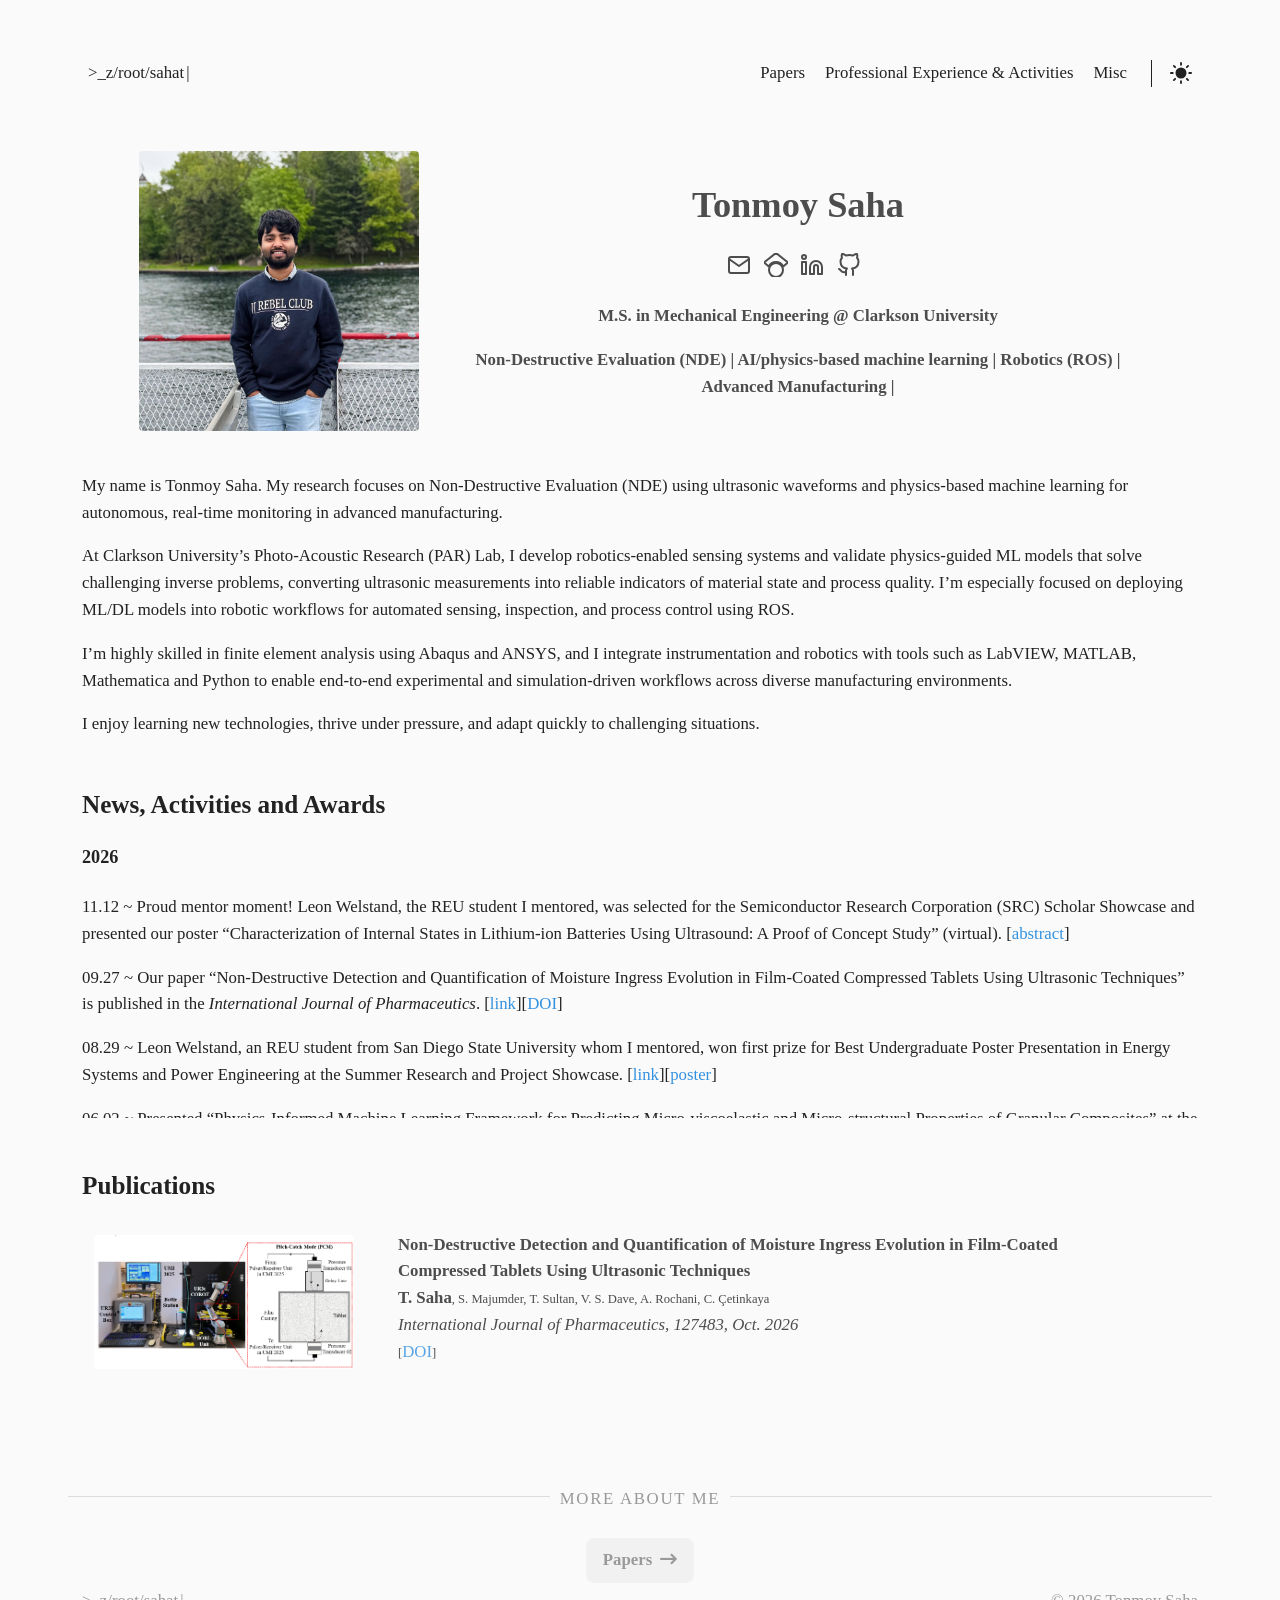
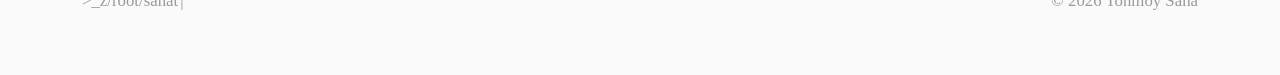
<file: index.html>
<!DOCTYPE html>
<html lang="en">
  <head>
	<meta name="generator" content="Hugo 0.85.0" />
     
      <title>
        Home ::
        Tonmoy Saha
      </title>

<script async src="https://www.googletagmanager.com/gtag/js?id=G-DVSSSF5QW4"></script>
<script>
  window.dataLayer = window.dataLayer || [];
  function gtag(){dataLayer.push(arguments);}
  gtag('js', new Date());
  gtag('config', 'G-DVSSSF5QW4');
  gtag('config', 'G-LH7VK52GWK');
</script>
    
    <meta http-equiv="content-type" content="text/html; charset=utf-8" />
<meta name="viewport" content="width=device-width, initial-scale=1.0" />
<meta
  name="description"
  content=""
/>
<meta
  name="keywords"
  content=""
/>
<meta name="robots" content="noodp" />
<link rel="canonical" href="/" />





<link rel="stylesheet" href="/assets/style.css" />
<link rel="stylesheet" href="https://cdnjs.cloudflare.com/ajax/libs/font-awesome/6.5.0/css/all.min.css" />



<meta name="twitter:card" content="summary"/>
<meta name="twitter:title" content="Tonmoy Saha"/>
<meta name="twitter:description" content=""/>



<meta property="og:title" content="Tonmoy Saha" />
<meta property="og:description" content="" />
<meta property="og:type" content="website" />
<meta property="og:url" content="/" /><meta property="og:site_name" content="Tonmoy Saha" />







  </head>
  <body>

    <div class="container">
      <header class="header"> 
  <span class="header__inner">
    <a
  href="/"
  class="logo"
  style="text-decoration: none;"
>
  
    <span class="logo__text"
      >>_z/root/sahat</span
    >
    <span class="logo__cursor"></span>
  
</a>

    <span class="header__right">
      
        <nav class="menu"> 

  <ul class="menu__inner menu__inner--desktop">
          <li><a href="/papers">Papers</a></li>
          <li><a href="/projects">Professional Experience &amp; Activities</a></li>
          <li><a href="/misc">Misc</a></li>
  </ul>

  <ul class="menu__inner menu__inner--mobile">
          <li><a href="/papers">Papers</a></li>
          <li><a href="/projects">Professional Experience &amp; Activities</a></li>
          <li><a href="/misc">Misc</a></li>
  </ul>
   
</nav>

        <span class="menu-trigger">
          <svg xmlns="http://www.w3.org/2000/svg" viewBox="0 0 24 24">
            <path d="M0 0h24v24H0z" fill="none" />
            <path d="M3 18h18v-2H3v2zm0-5h18v-2H3v2zm0-7v2h18V6H3z" />
          </svg>
        </span>
      
      <span class="theme-toggle">
        <svg class="theme-toggler sun-icon" width="22" height="22" viewBox="0 0 24 24" fill="none" stroke="currentColor" stroke-width="2" stroke-linecap="round" stroke-linejoin="round">
  <circle cx="12" cy="12" r="5"/><line x1="12" y1="1" x2="12" y2="3"/><line x1="12" y1="21" x2="12" y2="23"/><line x1="4.22" y1="4.22" x2="5.64" y2="5.64"/><line x1="18.36" y1="18.36" x2="19.78" y2="19.78"/><line x1="1" y1="12" x2="3" y2="12"/><line x1="21" y1="12" x2="23" y2="12"/><line x1="4.22" y1="19.78" x2="5.64" y2="18.36"/><line x1="18.36" y1="5.64" x2="19.78" y2="4.22"/>
</svg>
<svg class="theme-toggler moon-icon" width="22" height="22" viewBox="0 0 24 24" fill="none" stroke="currentColor" stroke-width="2" stroke-linecap="round" stroke-linejoin="round">
  <path d="M21 12.79A9 9 0 1 1 11.21 3 7 7 0 0 0 21 12.79z"/>
</svg>

      </span>
    </span>
  </span>
</header>
 


 
<div class=post ><main aria-role=main>
 
 
  <figure>
    <img src="/img/tonmoy.jpg" width="280">
    <figcaption>
      <h1 style="text-align:center;">Tonmoy Saha</h1>
    <center>
    <p style="text-align:center;">
      <a href=mailto:sahat@clarkson.edu target=_blank rel=noopener title=Email>
        <svg xmlns="http://www.w3.org/2000/svg" width="24" height="24" viewBox="0 0 24 24" fill="none" stroke="currentcolor" stroke-width="2" stroke-linecap="round" stroke-linejoin="round">
          <path d="M4 4h16c1.1.0 2 .9 2 2v12c0 1.1-.9 2-2 2H4c-1.1.0-2-.9-2-2V6c0-1.1.9-2 2-2z"/><polyline points="22,6 12,13 2,6"/></svg></a>&nbsp;&nbsp;
      <a href="https://scholar.google.com/citations?user=9wQz9rMAAAAJ&amp;hl=en" target=_blank rel=noopener title='Google Scholar'>
        <svg xmlns="http://www.w3.org/2000/svg" width="24" height="24" viewBox="0 0 24 24" fill="none" stroke="currentcolor" stroke-width="2" stroke-linecap="round" stroke-linejoin="round">
          <path d="M12 24a7 7 0 1 1 0-14 7 7 0 0 1 0 14zm0-24L0 9.5l4.838 3.94A8 8 0 0 1 12 9a8 8 0 0 1 7.162 4.44L24 9.5z"/></svg></a>&nbsp;&nbsp;
      <a href=https://www.linkedin.com/in/tonmoy112/ target=_blank rel=noopener title=Linkedin>
        <svg xmlns="http://www.w3.org/2000/svg" width="24" height="24" viewBox="0 0 24 24" fill="none" stroke="currentcolor" stroke-width="2" stroke-linecap="round" stroke-linejoin="round">
          <path d="M16 8a6 6 0 016 6v7h-4v-7a2 2 0 00-2-2 2 2 0 00-2 2v7h-4v-7a6 6 0 016-6z"/>
          <rect x="2" y="9" width="4" height="12"/><circle cx="4" cy="4" r="2"/></svg></a>&nbsp;&nbsp;
      <a href="https://github.com/tsaha56" target=_blank rel=noopener title=Github>
        <svg xmlns="http://www.w3.org/2000/svg" width="24" height="24" viewBox="0 0 24 24" fill="none" stroke="currentcolor" stroke-width="2" stroke-linecap="round" stroke-linejoin="round">
          <path d="M9 19c-5 1.5-5-2.5-7-3m14 6v-3.87a3.37 3.37.0 00-.94-2.61c3.14-.35 6.44-1.54 6.44-7A5.44 5.44.0 0020 4.77 5.07 5.07.0 0019.91 1S18.73.65 16 2.48a13.38 13.38.0 00-7 0C6.27.65 5.09 1 5.09 1A5.07 5.07.0 005 4.77 5.44 5.44.0 003.5 8.55c0 5.42 3.3 6.61 6.44 7A3.37 3.37.0 009 18.13V22"/></svg></a>&nbsp;&nbsp;
    </p>
    <p><strong style="text-align:center;line-height:15px;">M.S. in Mechanical Engineering @ Clarkson University</strong></p>
    <p><strong style="text-align:center;line-height:15px;">Non-Destructive Evaluation (NDE) | AI/physics-based machine learning | Robotics (ROS) | Advanced Manufacturing |</strong></p>
    </center>
    </figcaption>
  </figure> 

    
      <div class="post-content">


 
      
  <p>
    My name is Tonmoy Saha. My research focuses on Non-Destructive Evaluation (NDE) using ultrasonic waveforms and physics-based machine learning for autonomous, real-time monitoring in advanced manufacturing.
  </p>
  <p>
    At Clarkson University’s Photo-Acoustic Research (PAR) Lab, I develop robotics-enabled sensing systems and validate physics-guided ML models that solve challenging inverse problems, converting ultrasonic measurements into reliable indicators of material state and process quality. I’m especially focused on deploying ML/DL models into robotic workflows for automated sensing, inspection, and process control using ROS.
  </p>
  <p>
    I’m highly skilled in finite element analysis using Abaqus and ANSYS, and I integrate instrumentation and robotics with tools such as LabVIEW, MATLAB, Mathematica and Python to enable end-to-end experimental and simulation-driven workflows across diverse manufacturing environments.
  </p>
  <p>
    I enjoy learning new technologies, thrive under pressure, and adapt quickly to challenging situations.
  </p>

 
</div>


<div class="post-content">
  <div class="news-awards-scroll">

    <div class="news-awards-col">
      <h2>News, Activities and Awards</h2>
      <h4 id="2026">2026</h4>
      <p>11.12 ~ Proud mentor moment! Leon Welstand, the REU student I mentored, was selected for the Semiconductor Research Corporation (SRC) Scholar Showcase and presented our poster &ldquo;Characterization of Internal States in Lithium-ion Batteries Using Ultrasound: A Proof of Concept Study&rdquo; (virtual). [<a href="/files/poster/src2026_leon_welstand_abstract.pdf" style="text-decoration:none;color:rgba(0, 119, 216, 0.8);" target="_blank" rel="noopener noreferrer">abstract</a>]</p>
      <p>09.27 ~ Our paper &ldquo;Non-Destructive Detection and Quantification of Moisture Ingress Evolution in Film-Coated Compressed Tablets Using Ultrasonic Techniques&rdquo; is published in the <em>International Journal of Pharmaceutics</em>. [<a href="https://lnkd.in/p/eDt7A5MM" style="text-decoration:none;color:rgba(0, 119, 216, 0.8);" target="_blank" rel="noopener noreferrer">link</a>][<a href="https://doi.org/10.1016/j.ijpharm.2026.127483" style="text-decoration:none;color:rgba(0, 119, 216, 0.8);" target="_blank" rel="noopener noreferrer">DOI</a>]</p>
      <p>08.29 ~ Leon Welstand, an REU student from San Diego State University whom I mentored, won first prize for Best Undergraduate Poster Presentation in Energy Systems and Power Engineering at the Summer Research and Project Showcase. [<a href="https://lnkd.in/p/emD-gEgY" style="text-decoration:none;color:rgba(0, 119, 216, 0.8);" target="_blank" rel="noopener noreferrer">link</a>][<a href="/files/poster/raps2026_leon_welstand_poster.pdf" style="text-decoration:none;color:rgba(0, 119, 216, 0.8);" target="_blank" rel="noopener noreferrer">poster</a>]</p>
      <p>06.02 ~ Presented &ldquo;Physics-Informed Machine Learning Framework for Predicting Micro-viscoelastic and Micro-structural Properties of Granular Composites&rdquo; at the 2026 CAMP Annual Technical Meeting, Clayton, NY. [<a href="/files/poster/granular_composite_poster.pdf" style="text-decoration:none;color:rgba(0, 119, 216, 0.8);" target="_blank" rel="noopener noreferrer">poster</a>]</p>
      <p>03.04 ~ My advisor, Dr. Çetin Çetinkaya, gave an invited talk at IFPAC 2026 in Washington, D.C., on our lab&rsquo;s work: &ldquo;Ultrasonic Quality Assessment for Real-Time Release Testing of Solid Dosage Forms in Continuous Manufacturing: A Microstructure-Centric Approach&rdquo; (C. Cetinkaya, T. Sultan, S. H. M. Muntasir Rahi, A. R. Faiyaz, S. Majumder, <strong>T. Saha</strong>, and C. Harrison). I&rsquo;m grateful to have contributed to this work and thankful to Dr. Çetinkaya and my PAR Lab colleagues for the collaboration. [<a href="/files/talks/ifpac2026_invited_talk.pdf" style="text-decoration:none;color:rgba(0, 119, 216, 0.8);" target="_blank" rel="noopener noreferrer">slides</a>]</p>
      <p>01.12 ~ Presented poster at LEAP Summit 2026: Exploring Artificial Intelligence (AI) &amp; Machine Learning (ML) [<a href="/files/poster/leap2026_abstract.pdf" style="text-decoration:none;color:rgba(0, 119, 216, 0.8);" target="_blank" rel="noopener noreferrer">abstract</a>][<a href="/files/poster/granular_composite_poster.pdf" style="text-decoration:none;color:rgba(0, 119, 216, 0.8);" target="_blank" rel="noopener noreferrer">poster</a>]</p>
      <h4 id="2025">2025</h4>
      <p>05.05 ~ Started graduate studies at MAE at Clarkson University, Potsdam, NY. [<a href="https://www.linkedin.com/posts/tonmoy112_clarksonuniversity-mechanicalengineering-activity-7333301925267836929-kOUp?utm_source=share&utm_medium=member_desktop&rcm=ACoAACgzq5cBugkody3D1LAGmWszauNqLHVSkD8" style="text-decoration:none;color:rgba(0, 119, 216, 0.8);" target="_blank" rel="noopener noreferrer">link</a>]</p>
    
    </div>

  </div>
</div>


<br>

<div class="post-content">
  <h2 href="/papers/">Publications</h2>  
  

  <figure style="display: flex; justify-content: flex-start; align-items: flex-start; text-align: left; width: 100%;">
    <img src="/img/papers/moisture_ingress.png" width="260" alt="Paper thumbnail" style="margin-right: 20px; flex-shrink: 0;">
    <figcaption>
      <a href="/papers/" style="text-decoration:none;"><strong>Non-Destructive Detection and Quantification of Moisture Ingress Evolution in Film-Coated Compressed Tablets Using Ultrasonic Techniques</strong></a>
      <br>
      <strong>T. Saha</strong>, S. Majumder, T. Sultan, V. S. Dave, A. Rochani, C. Çetinkaya
      <br>
      <em>International Journal of Pharmaceutics, 127483, Oct. 2026</em>
      <br>
      [<a href="https://doi.org/10.1016/j.ijpharm.2026.127483" style="text-decoration:none;color:rgba(0, 119, 216, 0.8);" target="_blank" rel="noopener noreferrer">DOI</a>]
    </figcaption>
  </figure>
  

</div>
 





    <div class="pagination">
      <div class="pagination__title">
        <span class="pagination__title-h">More About Me</span>
        <hr />
      </div>
      <div class="pagination__buttons">
          <span class="button next">
            <a href="/papers/">
              <span class="button__text">Papers</span>
              <span class="button__icon"><i class="fa-solid fa-arrow-right-long"></i></span>
            </a>
          </span>
      </div>
    </div>



  <footer class="footer">
  <div class="footer__inner">
    
      <a
  href="/"
  class="logo"
  style="text-decoration: none;"
>
  

    <span class="logo__text"
      >>_z/root/sahat</span
    >
    <span class="logo__cursor"></span>
  
</a>

      <div class="copyright">
        <span
          >© 2026 Tonmoy Saha</span>
      </div>
    
  </div>
</footer>
 
 

<script src="/assets/main.js"></script>
<script src="/assets/lightbox.js"></script>



</div> 




    
  </body>
</html>
</file>
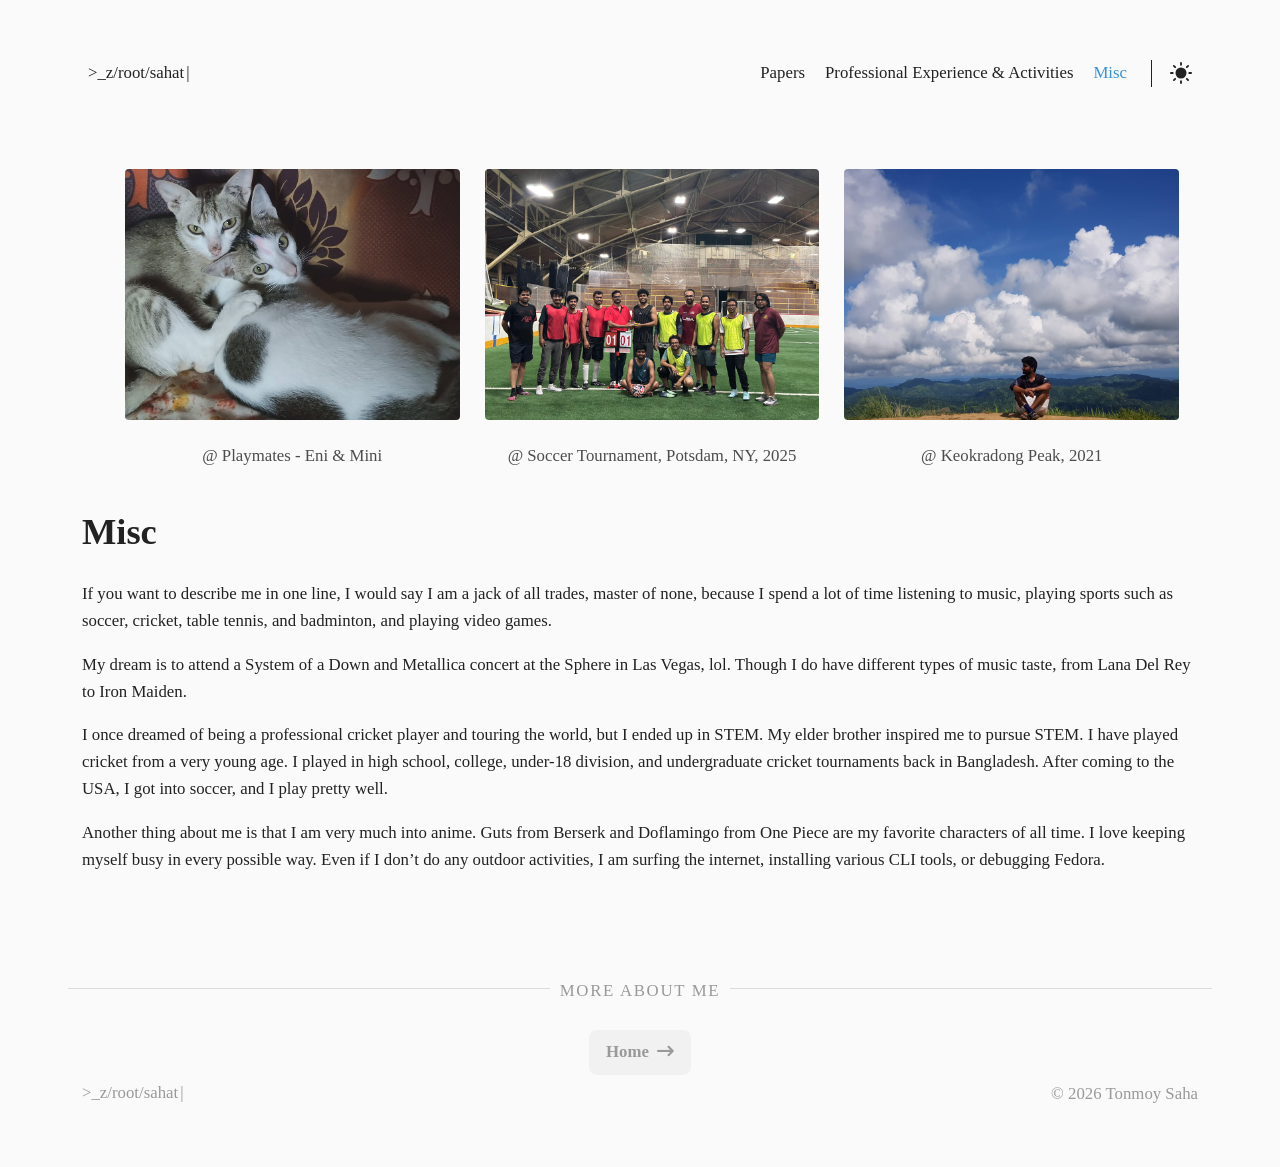
<file: misc/index.html>
<!DOCTYPE html>
<html lang="en">
  <head>
     
      <title>
        Misc ::
        Tonmoy Saha
      </title>

<script async src="https://www.googletagmanager.com/gtag/js?id=G-DVSSSF5QW4"></script>
<script>
  window.dataLayer = window.dataLayer || [];
  function gtag(){dataLayer.push(arguments);}
  gtag('js', new Date());
  gtag('config', 'G-DVSSSF5QW4');
  gtag('config', 'G-LH7VK52GWK');
</script>

    <meta http-equiv="content-type" content="text/html; charset=utf-8" />
<meta name="viewport" content="width=device-width, initial-scale=1.0" />

<meta
  name="keywords"
  content=""
/>
<meta name="robots" content="noodp" />
<link rel="canonical" href="/misc/" />





<link rel="stylesheet" href="/assets/style.css" />
<link rel="stylesheet" href="https://cdnjs.cloudflare.com/ajax/libs/font-awesome/6.5.0/css/all.min.css" /> 

<meta property="og:site_name" content="Tonmoy Saha" />



<style>
  * {
    box-sizing: border-box;
  }
  
  .column {
    float: left;
    width: 50%;
    padding: 0px;
  }
  
  /* Clearfix (clear floats) */
  .row::after {
    content: "";
    clear: both;
    display: table;
  }
  </style>



  </head>
  <body>

    <div class="container">
      <header class="header"> 
  <span class="header__inner">
    <a
  href="/"
  class="logo"
  style="text-decoration: none;"
>
  
    <span class="logo__text"
      >>_z/root/sahat</span
    >
    <span class="logo__cursor"></span>
  
</a>

    <span class="header__right">
      
        <nav class="menu"> 
  <ul class="menu__inner menu__inner--desktop">
          <li><a href="/papers">Papers</a></li>
          <li><a href="/projects">Professional Experience &amp; Activities</a></li>
          <li><a href="/misc" style="text-decoration:none;color:rgba(0, 119, 216, 0.8);">Misc</a></li>
  </ul>

  <ul class="menu__inner menu__inner--mobile">
          <li><a href="/papers">Papers</a></li>
          <li><a href="/projects">Professional Experience &amp; Activities</a></li>
          <li><a href="/misc" style="text-decoration:none;color:rgba(0, 119, 216, 0.8);">Misc</a></li>
  </ul>

</nav>

        <span class="menu-trigger">
          <svg xmlns="http://www.w3.org/2000/svg" viewBox="0 0 24 24">
            <path d="M0 0h24v24H0z" fill="none" />
            <path d="M3 18h18v-2H3v2zm0-5h18v-2H3v2zm0-7v2h18V6H3z" />
          </svg>
        </span>
      
      <span class="theme-toggle">
        <svg class="theme-toggler sun-icon" width="22" height="22" viewBox="0 0 24 24" fill="none" stroke="currentColor" stroke-width="2" stroke-linecap="round" stroke-linejoin="round">
  <circle cx="12" cy="12" r="5"/><line x1="12" y1="1" x2="12" y2="3"/><line x1="12" y1="21" x2="12" y2="23"/><line x1="4.22" y1="4.22" x2="5.64" y2="5.64"/><line x1="18.36" y1="18.36" x2="19.78" y2="19.78"/><line x1="1" y1="12" x2="3" y2="12"/><line x1="21" y1="12" x2="23" y2="12"/><line x1="4.22" y1="19.78" x2="5.64" y2="18.36"/><line x1="18.36" y1="5.64" x2="19.78" y2="4.22"/>
</svg>
<svg class="theme-toggler moon-icon" width="22" height="22" viewBox="0 0 24 24" fill="none" stroke="currentColor" stroke-width="2" stroke-linecap="round" stroke-linejoin="round">
  <path d="M21 12.79A9 9 0 1 1 11.21 3 7 7 0 0 0 21 12.79z"/>
</svg>

      </span>
    </span>
  </span>
</header>
 


<div class="post"> 
 
 

  <div class="post-content">

    <div class="figure-row">
    <figure >
      <img src="/img/misc/eni_and_mini.jpeg">
      <figcaption>@ Playmates - Eni & Mini</figcaption>
    </figure>

    <figure> 
      <img src="/img/misc/soccer_2025.jpeg">
      <figcaption>@ Soccer Tournament, Potsdam, NY, 2025</figcaption>
    </figure>

    <figure> 
      <img src="/img/misc/keokradong_2021.jpg">
      <figcaption>@ Keokradong Peak, 2021</figcaption>
    </figure>
  </div>   
  </div>  

  <div class="post-content">

<h1>Misc</h1> 
<p>
If you want to describe me in one line, I would say I am a jack of all trades, master of none, because I spend a lot of time listening to music, playing sports such as soccer, cricket, table tennis, and badminton, and playing video games.</p>
<p>
My dream is to attend a System of a Down and Metallica concert at the Sphere in Las Vegas, lol. Though I do have different types of music taste, from Lana Del Rey to Iron Maiden.</p>
<p>
I once dreamed of being a professional cricket player and touring the world, but I ended up in STEM. My elder brother inspired me to pursue STEM. I have played cricket from a very young age. I played in high school, college, under-18 division, and undergraduate cricket tournaments back in Bangladesh. After coming to the USA, I got into soccer, and I play pretty well.
</p>
<p>
Another thing about me is that I am very much into anime. Guts from Berserk and Doflamingo from One Piece are my favorite characters of all time.
I love keeping myself busy in every possible way. Even if I don’t do any outdoor activities, I am surfing the internet, installing various CLI tools, or debugging Fedora.
</p>
</div>
       
        <div class="pagination">
          <div class="pagination__title">
            <span class="pagination__title-h"
              >More About Me</span
            >
            <hr />
          </div>

          <div class="pagination__buttons">
              <span class="button next">
                <a href="/">
                  <span class="button__text">Home</span>
                  <span class="button__icon"><i class="fa-solid fa-arrow-right-long"></i></span>
                </a>
              </span>
            

            
          </div>
        </div>
       
    
    <footer class="footer">
  <div class="footer__inner">
    
      <a
  href="/"
  class="logo"
  style="text-decoration: none;"
>
  
    <span class="logo__text"
      >>_z/root/sahat</span
    >
    <span class="logo__cursor"></span>
  
</a>

      <div class="copyright">
        <span
          >© 2026 Tonmoy Saha</span>
      </div>
    
  </div>
</footer>


</div> 


<script src="/assets/main.js"></script>
<script src="/assets/lightbox.js"></script>


  </body>
</html>
</file>
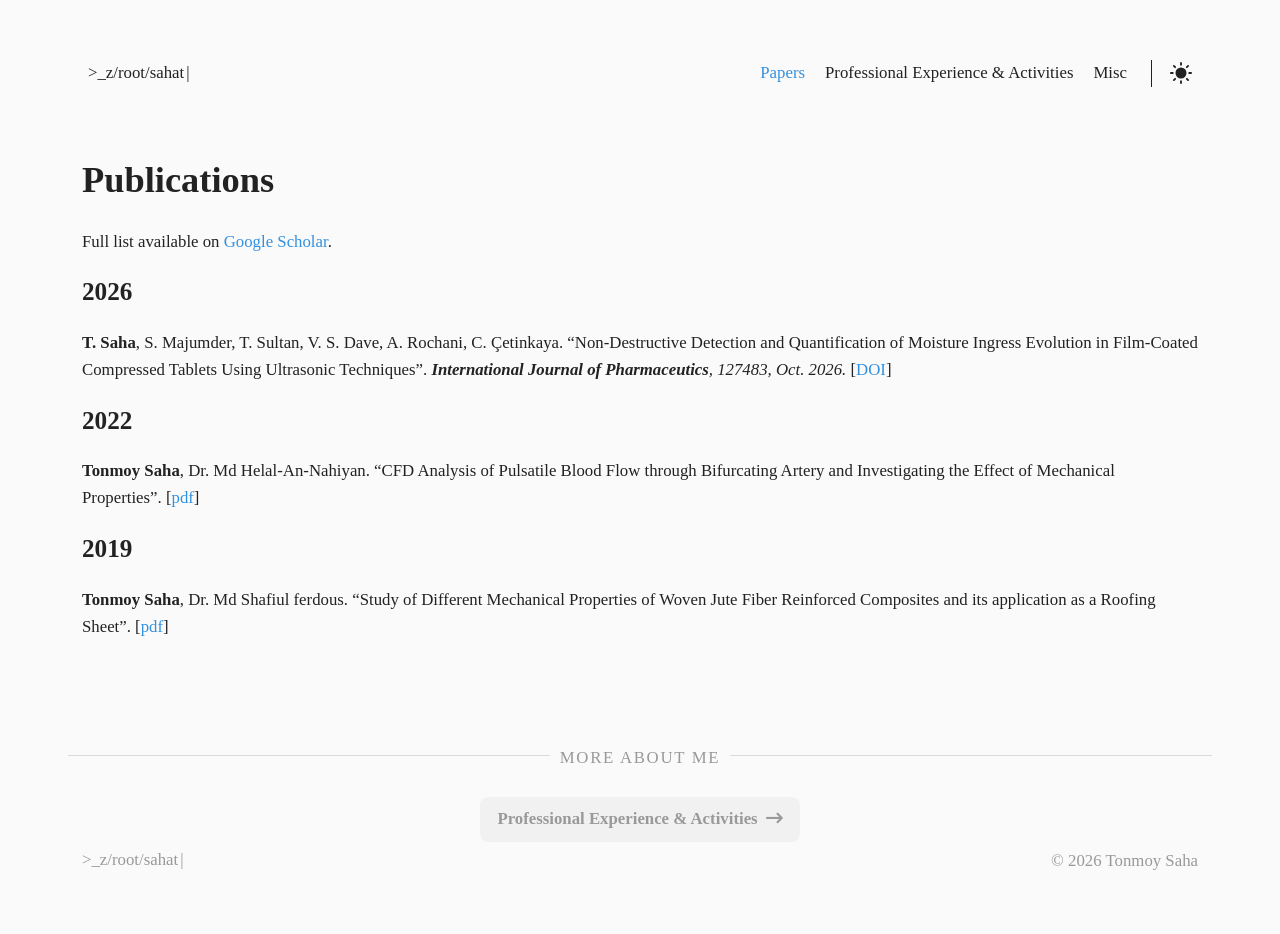
<file: papers/index.html>
<!DOCTYPE html>
<html lang="en">
  <head>
     
      <title>
        Papers ::
        Tonmoy Saha
      </title>

<script async src="https://www.googletagmanager.com/gtag/js?id=G-DVSSSF5QW4"></script>
<script>
  window.dataLayer = window.dataLayer || [];
  function gtag(){dataLayer.push(arguments);}
  gtag('js', new Date());
  gtag('config', 'G-DVSSSF5QW4');
  gtag('config', 'G-LH7VK52GWK');
</script>

    <meta http-equiv="content-type" content="text/html; charset=utf-8" />
<meta name="viewport" content="width=device-width, initial-scale=1.0" /> 
<meta
  name="keywords"
  content=""
/>
<meta name="robots" content="noodp" />
<link rel="canonical" href="/papers/" />





<link rel="stylesheet" href="/assets/style.css" />
<link rel="stylesheet" href="https://cdnjs.cloudflare.com/ajax/libs/font-awesome/6.5.0/css/all.min.css" /> 



<meta property="og:title" content="Papers" />
<meta property="og:description" content="" />
<meta property="og:type" content="article" />
<meta property="og:url" content="/papers/" /><meta property="article:section" content="" />

<meta property="og:site_name" content="Tonmoy Saha" />







  </head>
  <body>

    <div class="container">
      <header class="header"> 
  <span class="header__inner">
    <a
  href="/"
  class="logo"
  style="text-decoration: none;"
>
  
    <span class="logo__text"
      >>_z/root/sahat</span
    >
    <span class="logo__cursor"></span>
  
</a>

    <span class="header__right">
      
        <nav class="menu">
  <ul class="menu__inner menu__inner--desktop">
          <li><a href="/papers" style="text-decoration:none;color:rgba(0, 119, 216, 0.8);">Papers</a></li>
          <li><a href="/projects">Professional Experience &amp; Activities</a></li>
          <li><a href="/misc">Misc</a></li>
  </ul>

  <ul class="menu__inner menu__inner--mobile">
          <li><a href="/papers" style="text-decoration:none;color:rgba(0, 119, 216, 0.8);">Papers</a></li>
          <li><a href="/projects">Professional Experience &amp; Activities</a></li>
          <li><a href="/misc">Misc</a></li>
  </ul>

</nav>

        <span class="menu-trigger">
          <svg xmlns="http://www.w3.org/2000/svg" viewBox="0 0 24 24">
            <path d="M0 0h24v24H0z" fill="none" />
            <path d="M3 18h18v-2H3v2zm0-5h18v-2H3v2zm0-7v2h18V6H3z" />
          </svg>
        </span>
      
      <span class="theme-toggle">
        <svg class="theme-toggler sun-icon" width="22" height="22" viewBox="0 0 24 24" fill="none" stroke="currentColor" stroke-width="2" stroke-linecap="round" stroke-linejoin="round">
  <circle cx="12" cy="12" r="5"/><line x1="12" y1="1" x2="12" y2="3"/><line x1="12" y1="21" x2="12" y2="23"/><line x1="4.22" y1="4.22" x2="5.64" y2="5.64"/><line x1="18.36" y1="18.36" x2="19.78" y2="19.78"/><line x1="1" y1="12" x2="3" y2="12"/><line x1="21" y1="12" x2="23" y2="12"/><line x1="4.22" y1="19.78" x2="5.64" y2="18.36"/><line x1="18.36" y1="5.64" x2="19.78" y2="4.22"/>
</svg>
<svg class="theme-toggler moon-icon" width="22" height="22" viewBox="0 0 24 24" fill="none" stroke="currentColor" stroke-width="2" stroke-linecap="round" stroke-linejoin="round">
  <path d="M21 12.79A9 9 0 1 1 11.21 3 7 7 0 0 0 21 12.79z"/>
</svg>

      </span>
    </span>
  </span>
</header>
 

<div class="post">
      
 
  <div class="post-content">
<h1>Publications</h1>  
  
      <p>Full list available on <a href="https://scholar.google.com/citations?user=9wQz9rMAAAAJ&amp;hl=en" style="text-decoration:none;color:rgba(0, 119, 216, 0.8);" target="_blank" rel="noopener noreferrer">Google Scholar</a>.</p>

<h2 id="2026">2026</h2>
<p><strong>T. Saha</strong>, S. Majumder, T. Sultan, V. S. Dave, A. Rochani, C. Çetinkaya. &ldquo;Non-Destructive Detection and Quantification of Moisture Ingress Evolution in Film-Coated Compressed Tablets Using Ultrasonic Techniques&rdquo;. <em><strong>International Journal of Pharmaceutics</strong>, 127483, Oct. 2026.</em> [<a href="https://doi.org/10.1016/j.ijpharm.2026.127483" style="text-decoration:none;color:rgba(0, 119, 216, 0.8);" target="_blank" rel="noopener noreferrer">DOI</a>]</p>

<h2 id="2022">2022</h2>
<p><strong>Tonmoy Saha</strong>, Dr. Md Helal-An-Nahiyan. &ldquo;CFD Analysis of Pulsatile Blood Flow through Bifurcating Artery and Investigating the Effect of Mechanical Properties&rdquo;. [<a href="/files/papers/cfd_pulsatile_blood_flow_2022.pdf" style="text-decoration:none;color:rgba(0, 119, 216, 0.8);" target="_blank" rel="noopener noreferrer">pdf</a>]</p>

<h2 id="2019">2019</h2>
<p><strong>Tonmoy Saha</strong>, Dr. Md Shafiul ferdous. &ldquo;Study of Different Mechanical Properties of Woven Jute Fiber Reinforced Composites and its application as a Roofing Sheet&rdquo;. [<a href="/files/papers/jute_composite_roofing_sheet_2019.pdf" style="text-decoration:none;color:rgba(0, 119, 216, 0.8);" target="_blank" rel="noopener noreferrer">pdf</a>]</p>

     


</div>


      
        <div class="pagination">
          <div class="pagination__title">
            <span class="pagination__title-h"
              >More About Me</span
            >
            <hr />
          </div>
          <div class="pagination__buttons">
              <span class="button next">
                <a href="/projects/">
                  <span class="button__text">Professional Experience &amp; Activities</span>
                  <span class="button__icon"><i class="fa-solid fa-arrow-right-long"></i></span>
                </a>
              </span>
          </div>
        </div>
      
    

    
    <footer class="footer">
  <div class="footer__inner">
    
      <a
  href="/"
  class="logo"
  style="text-decoration: none;"
>
  
    <span class="logo__text"
      >>_z/root/sahat</span
    >
    <span class="logo__cursor"></span>
  
</a>

      <div class="copyright">
        <span
          >© 2026 Tonmoy Saha</span>
      </div>
    
  </div>
</footer>

</div>


<script src="/assets/main.js"></script>
<script src="/assets/lightbox.js"></script>



    
  </body>
</html>
</file>
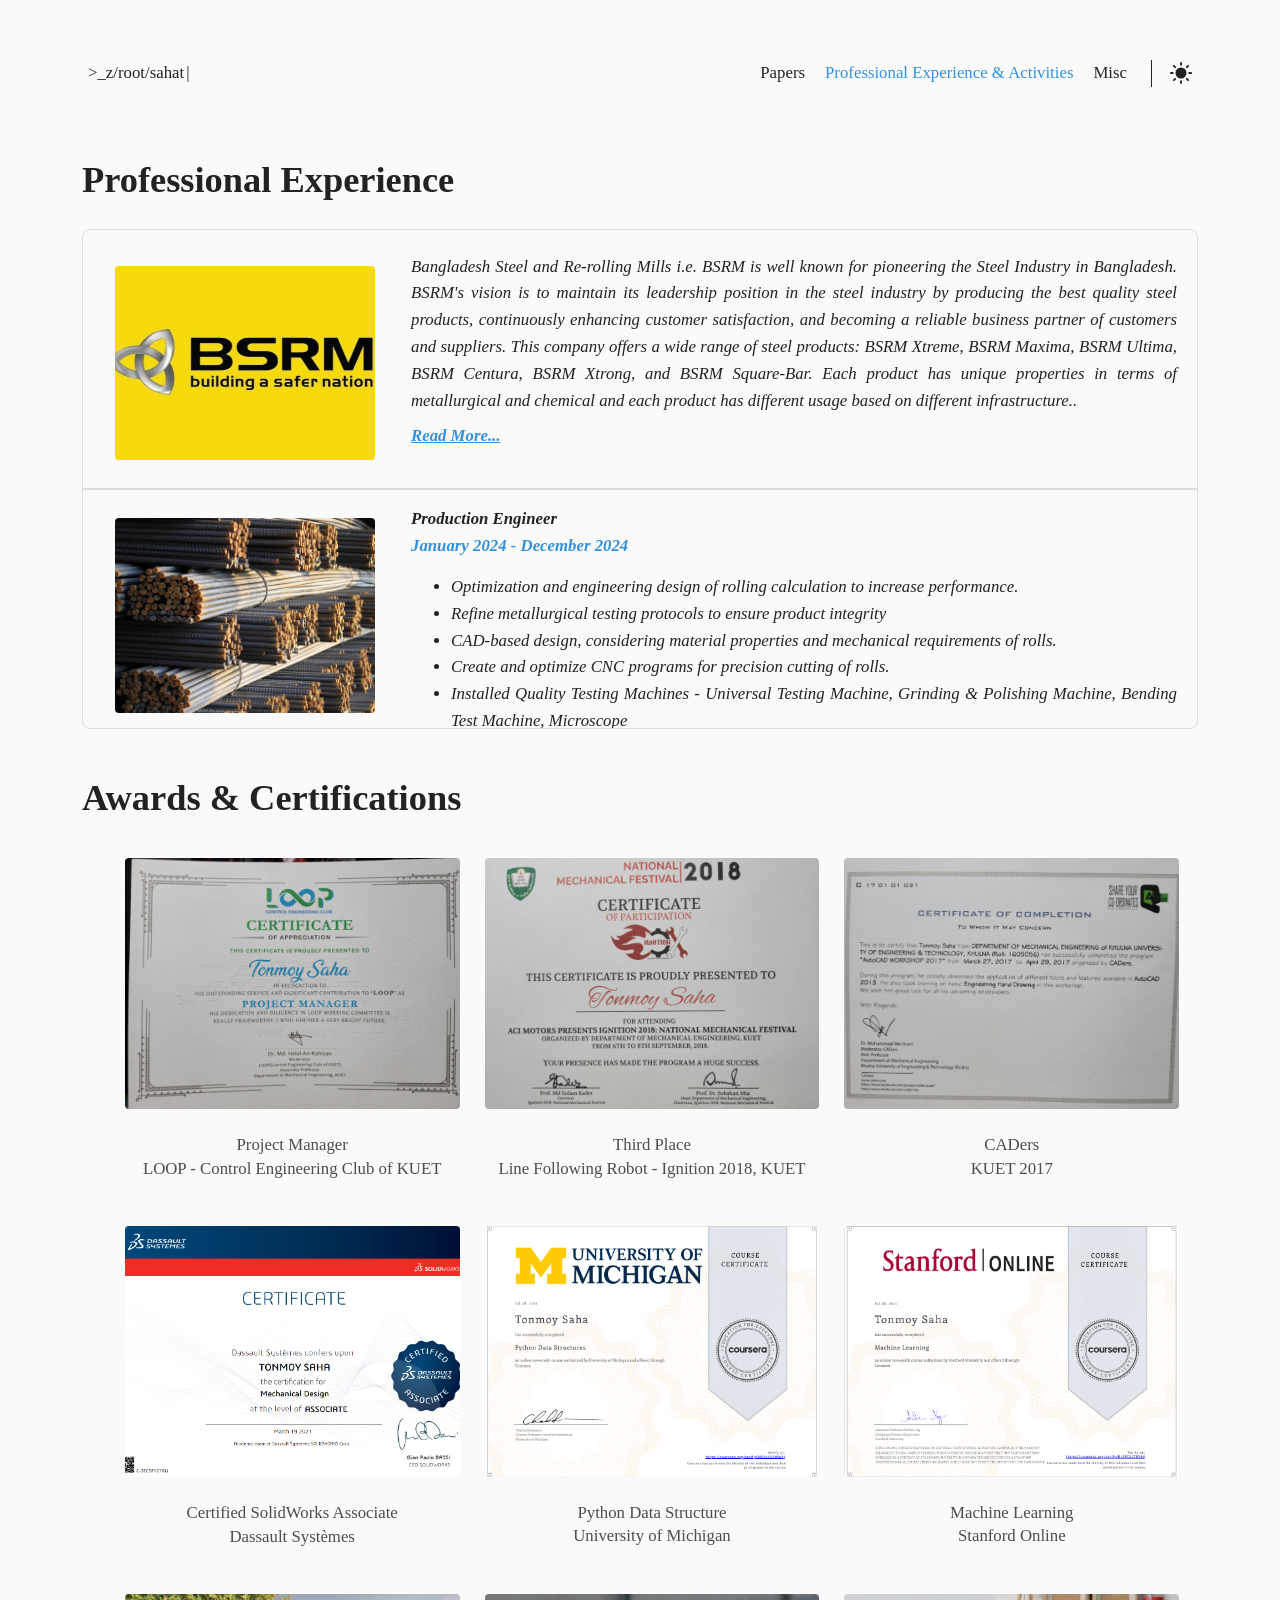
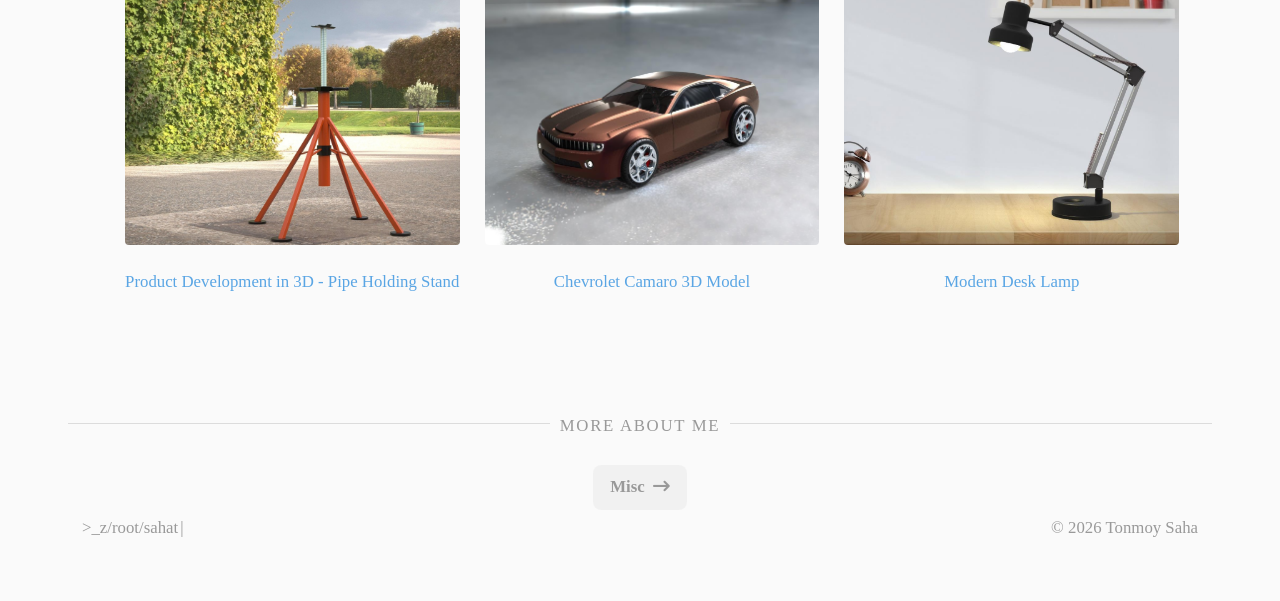
<file: projects/index.html>
<!DOCTYPE html>
<html lang="en">
  <head>
      <title>
        Professional Experience &amp; Activities ::
        Tonmoy Saha
      </title>

<script async src="https://www.googletagmanager.com/gtag/js?id=G-DVSSSF5QW4"></script>
<script>
  window.dataLayer = window.dataLayer || [];
  function gtag(){dataLayer.push(arguments);}
  gtag('js', new Date());
  gtag('config', 'G-DVSSSF5QW4');
</script>

    <meta http-equiv="content-type" content="text/html; charset=utf-8" />
<meta name="viewport" content="width=device-width, initial-scale=1.0" />
<meta name="keywords" content="" />
<meta name="robots" content="noodp" />
<link rel="canonical" href="/projects/" />

<link rel="stylesheet" href="/assets/style.css" />
<link rel="stylesheet" href="https://cdnjs.cloudflare.com/ajax/libs/font-awesome/6.5.0/css/all.min.css" />

<meta property="og:title" content="Professional Experience &amp; Activities" />
<meta property="og:description" content="" />
<meta property="og:type" content="article" />
<meta property="og:url" content="/projects/" />
<meta property="og:site_name" content="Tonmoy Saha" />

  </head>
  <body>

    <div class="container">
      <header class="header">
  <span class="header__inner">
    <a href="/" class="logo" style="text-decoration: none;">
      <span class="logo__text">>_z/root/sahat</span>
      <span class="logo__cursor"></span>
    </a>

    <span class="header__right">
      <nav class="menu">
  <ul class="menu__inner menu__inner--desktop">
          <li><a href="/papers">Papers</a></li>
          <li><a href="/projects" style="text-decoration:none;color:rgba(0, 119, 216, 0.8);">Professional Experience &amp; Activities</a></li>
          <li><a href="/misc">Misc</a></li>
  </ul>

  <ul class="menu__inner menu__inner--mobile">
          <li><a href="/papers">Papers</a></li>
          <li><a href="/projects" style="text-decoration:none;color:rgba(0, 119, 216, 0.8);">Professional Experience &amp; Activities</a></li>
          <li><a href="/misc">Misc</a></li>
  </ul>
</nav>

        <span class="menu-trigger">
          <svg xmlns="http://www.w3.org/2000/svg" viewBox="0 0 24 24">
            <path d="M0 0h24v24H0z" fill="none" />
            <path d="M3 18h18v-2H3v2zm0-5h18v-2H3v2zm0-7v2h18V6H3z" />
          </svg>
        </span>

      <span class="theme-toggle">
        <svg class="theme-toggler sun-icon" width="22" height="22" viewBox="0 0 24 24" fill="none" stroke="currentColor" stroke-width="2" stroke-linecap="round" stroke-linejoin="round">
  <circle cx="12" cy="12" r="5"/><line x1="12" y1="1" x2="12" y2="3"/><line x1="12" y1="21" x2="12" y2="23"/><line x1="4.22" y1="4.22" x2="5.64" y2="5.64"/><line x1="18.36" y1="18.36" x2="19.78" y2="19.78"/><line x1="1" y1="12" x2="3" y2="12"/><line x1="21" y1="12" x2="23" y2="12"/><line x1="4.22" y1="19.78" x2="5.64" y2="18.36"/><line x1="18.36" y1="5.64" x2="19.78" y2="4.22"/>
</svg>
<svg class="theme-toggler moon-icon" width="22" height="22" viewBox="0 0 24 24" fill="none" stroke="currentColor" stroke-width="2" stroke-linecap="round" stroke-linejoin="round">
  <path d="M21 12.79A9 9 0 1 1 11.21 3 7 7 0 0 0 21 12.79z"/>
</svg>
      </span>
    </span>
  </span>
</header>


<div class="post">

  <div class="post-content">
    <h1>Professional Experience</h1>

    <div class="experience-scroll">

      <!-- ===== Experience 1 ===== -->
      <div class="experience-entry">

        <!-- Row 1: Logo + Company description -->
        <div class="experience-row">
          <img src="/img/experience/bsrm_logo.jpg" alt="Company Logo" class="experience-company-img">
          <div class="experience-company-text">
            <p><em>Bangladesh Steel and Re-rolling Mills i.e. BSRM is well known for pioneering the Steel Industry in Bangladesh. BSRM's vision is to maintain its leadership position in the steel industry by producing the best quality steel products, continuously enhancing customer satisfaction, and becoming a reliable business partner of customers and suppliers. This company offers a wide range of steel products: BSRM Xtreme, BSRM Maxima, BSRM Ultima, BSRM Centura, BSRM Xtrong, and BSRM Square-Bar. Each product has unique properties in terms of metallurgical and chemical and each product has different usage based on different infrastructure..</em></p>
            <p><em><a href="https://bsrm.com/" style="text-decoration:none;color:rgba(0,119,216,0.8);" target="_blank" rel="noopener noreferrer"><strong><u>Read More...</u></strong></a></em></p>
          </div>
        </div>

      </div>

      <!-- ===== Experience 2 ===== -->
      <div class="experience-entry">

        <div class="experience-row">
          <img src="/img/experience/rebar_stack.png" alt="Company Logo" class="experience-company-img">
          <div class="experience-company-text">
            <p><strong>Production Engineer</strong></p>
            <p style="color:rgba(0,119,216,0.8);font-weight:600;margin-top:-8px;">January 2024 - December 2024</p>
            <ul>
              <li><em>Optimization and engineering design of rolling calculation to increase performance.</em></li>
              <li><em>Refine metallurgical testing protocols to ensure product integrity</em></li>
              <li><em>CAD-based design, considering material properties and mechanical requirements of rolls.</em></li>
              <li><em>Create and optimize CNC programs for precision cutting of rolls.</em></li>
              <li><em>Installed Quality Testing Machines - Universal Testing Machine, Grinding &amp; Polishing Machine, Bending Test Machine, Microscope</em></li>
              <li><em>Erection and Commission Walking Beam Furnace</em></li>
              <li><em>Installed and Commission Various CNC machine : CNC Lathe, CNC Notching, CNC Grinding Machine, EDM Wire Cut</em></li>
            </ul>
          </div>
        </div>

      </div>

      <!-- ===== Experience 3 ===== -->
      <div class="experience-entry">

        <div class="experience-row">
          <img src="/img/experience/slit_rolling.jpg" alt="Company Logo" class="experience-company-img">
          <div class="experience-company-text">
            <p><strong>Production Engineer</strong></p>
            <p style="color:rgba(0,119,216,0.8);font-weight:600;margin-top:-8px;">November 2023 - March 2025</p>
            <ul>
              <li><em>Plan and coordinate Production and workshop process.</em></li>
              <li><em>Monitored and adjusted machinery and equipment to maintain optimal performance and prevent downtime.</em></li>
              <li><em>Spare-parts readiness Management, Follow up with SCM</em></li>
              <li><em>Develop process improvements &amp; provide engineering support</em></li>
              <li><em>Conducted regular inspections and audits to identify and resolve issues promptly.</em></li>
              <li><em>Ensure quality, investigate problems, and analyze the root cause</em></li>
              <li><em>TPM Implementation, 5S, Planned Maintenance, Autonomous Maintenance, Continuous Improvement, Equipment Reliability</em></li>
            </ul>
          </div>
        </div>

      </div>

      <!-- ===== Work Photos ===== -->
      <div class="experience-entry">
        <div class="figure-row">
          <figure>
            <img src="/img/experience/welcome.jpg" alt="Work photo 1">
            <figcaption>@ Welcome</figcaption>
          </figure>
          <figure>
            <img src="/img/experience/rebar_production.jpg" alt="Work photo 2">
            <figcaption>@ Rebar Production</figcaption>
          </figure>
          <figure>
            <img src="/img/experience/my_work.jpg" alt="Work photo 3">
            <figcaption>@ My Work</figcaption>
          </figure>
        </div>
      </div>

    </div>

    <br>
    <h1>Awards &amp; Certifications</h1>

    <!-- Row 1 -->
    <div class="figure-row">
      <figure>
        <img src="/img/certificates/loop_kuet.jpg" alt="LOOP Certificate">
        <figcaption>Project Manager<br>LOOP - Control Engineering Club of KUET</figcaption>
      </figure>
      <figure>
        <img src="/img/certificates/line_following_robot.jpg" alt="Line Following Robot">
        <figcaption>Third Place<br>Line Following Robot - Ignition 2018, KUET</figcaption>
      </figure>
      <figure>
        <img src="/img/certificates/cad_workshop.jpg" alt="Workshop on CAD">
        <figcaption>CADers <br> KUET 2017</figcaption>
      </figure>
    </div>

    <br>

    <!-- Row 2 -->
    <div class="figure-row">
      <figure>
        <img src="/img/certificates/solidworks_associate.png" alt="Certified SolidWorks Associate">
        <figcaption>Certified SolidWorks Associate <br> Dassault Systèmes</figcaption>
      </figure>
      <figure>
        <img src="/img/certificates/python_data_structures.png" alt="Python Data Structure">
        <figcaption>Python Data Structure <br> University of Michigan</figcaption>
      </figure>
      <figure>
        <img src="/img/certificates/machine_learning_stanford.png" alt="Machine Learning by Andrew NG">
        <figcaption>Machine Learning <br> Stanford Online</figcaption>
      </figure>
    </div>

    <br>

    <!-- Row 3 (placeholder for future certificates) -->
    <div class="figure-row">
      <figure>
        <img src="/img/cad/pipe_stand.png" alt="">
        <figcaption><a href="https://www.upwork.com/freelancers/~013a0698ec84bed62a?p=1810750083991130112" style="text-decoration:none;color:rgba(0,119,216,0.8);" target="_blank" rel="noopener noreferrer">Product Development in 3D - Pipe Holding Stand</a></figcaption>
      </figure>
      <figure>
        <img src="/img/cad/chevrolet_camaro.png" alt="">
        <figcaption><a href="https://grabcad.com/library/chevrolet-camaro-3d-model-precision-meets-power-1" style="text-decoration:none;color:rgba(0,119,216,0.8);" target="_blank" rel="noopener noreferrer">Chevrolet Camaro 3D Model</a></figcaption>
      </figure>
      <figure>
        <img src="/img/cad/desk_lamp.png" alt="">
        <figcaption><a href="https://www.upwork.com/freelancers/~013a0698ec84bed62a?p=1775580407705436160" style="text-decoration:none;color:rgba(0,119,216,0.8);" target="_blank" rel="noopener noreferrer">Modern Desk Lamp</a></figcaption>
      </figure>
    </div>

  </div>


        <div class="pagination">
          <div class="pagination__title">
            <span class="pagination__title-h">More About Me</span>
            <hr />
          </div>
          <div class="pagination__buttons">
              <span class="button next">
                <a href="/misc/">
                  <span class="button__text">Misc</span>
                  <span class="button__icon"><i class="fa-solid fa-arrow-right-long"></i></span>
                </a>
              </span>
          </div>
        </div>


    <footer class="footer">
  <div class="footer__inner">
      <a href="/" class="logo" style="text-decoration: none;">
      <span class="logo__text">>_z/root/sahat</span>
      <span class="logo__cursor"></span>
    </a>

      <div class="copyright">
        <span>© 2026 Tonmoy Saha</span>
      </div>
  </div>
</footer>

</div>


<script src="/assets/main.js"></script>
<script src="/assets/lightbox.js"></script>


  </body>
</html>
</file>
<file: assets/style.css>
:root{--background:#fafafa;--background-secondary:#eaeaea;--header:#fafafa;--color:#222;--color-secondary:#999;--border-color:#dcdcdc;--phoneWidth:(max-width:480px);--tabletWidth:(max-width:900px)}body.dark-theme{--background:#252627;--background-secondary:#3b3d42;--header:#252627;--color:#a9a9b3;--color-secondary:#73747b;--border-color:#4a4b50}.button-container{display:table;margin-left:auto;margin-right:auto}.button,a.button,button{position:relative;display:flex;align-items:center;justify-content:center;padding:8px 18px;margin-bottom:5px;background:#eaeaea;background:var(--background-secondary);text-decoration:none;text-align:center;font-weight:500;border-radius:8px;border:1px solid transparent;-webkit-appearance:none;-moz-appearance:none;appearance:none;cursor:pointer;outline:none}.button.outline,a.button.outline,button.outline{background:transparent;border-color:#eaeaea;border-color:var(--background-secondary);box-shadow:none;padding:8px 18px}.button.outline :hover,a.button.outline :hover,button.outline :hover{transform:none;box-shadow:none}.button.primary,a.button.primary,button.primary{box-shadow:0 4px 6px rgba(50,50,93,.11),0 1px 3px rgba(0,0,0,.08)}.button.primary:hover,a.button.primary:hover,button.primary:hover{box-shadow:0 2px 6px rgba(50,50,93,.21),0 1px 3px rgba(0,0,0,.08)}.button.link,a.button.link,button.link{background:none;font-size:1rem;}.button.small,a.button.small,button.small{font-size:.8rem}.button.wide,a.button.wide,button.wide{min-width:200px;padding:14px 24px}a.read-more,a.read-more:active,a.read-more:hover{display:inline-flex;background:none;box-shadow:none;padding:0;margin:20px 0;font-weight:700}.code-toolbar{margin-bottom:20px}.code-toolbar .toolbar-item a{display:inline-flex;padding:3px 8px;margin-bottom:5px;background:#eaeaea;background:var(--background-secondary);text-decoration:none;text-align:center;font-size:13px;font-weight:500;border-radius:8px;border:1px solid transparent;-webkit-appearance:none;-moz-appearance:none;appearance:none;cursor:pointer;outline:none}.code-toolbar .toolbar-item a,.header{position:relative;align-items:center;justify-content:center}.header{background:#fafafa;background:var(--header);display:flex;padding:20px}.header__right{display:flex;flex-direction:row;align-items:center}
@media (max-width:480px){.header__right{flex-direction:row-reverse}}.header__inner{justify-content:space-between;margin:0 auto;width:1280px;max-width:100%}.header__inner,.theme-toggle{display:flex;align-items:center}.theme-toggle{justify-content:center;line-height:1;cursor:pointer}.theme-toggler{fill:currentColor}.logo{display:flex;align-items:center;flex:0 0 auto;text-decoration:none;font-weight:500}.logo img{height:44px}.logo__mark{display:inline-flex;align-items:center;margin-right:5px}.logo__mark .greater-icon{width:.95rem;height:100%}.logo__mark .greater-icon path{stroke:currentColor;stroke-width:8px}.logo__text { font-size: clamp(1rem, 2vw, 1.4rem); }.logo__cursor{display:inline-block;width:10px;height:1rem;background:#68ACE5;margin-left:5px;border-radius:1px;-webkit-animation:cursor 1s infinite;animation:cursor 1s infinite}
@-webkit-keyframes cursor{0%{opacity:0}50%{opacity:1}to{opacity:0}}
@keyframes cursor{0%{opacity:0}50%{opacity:1}to{opacity:0}}.menu{--color:rgba(0,0,0,0.12);--shadow:0 8px 20px var(--color);border-right:1px solid;margin-right:18px;padding-right:24px;font-weight:500}
@media (max-width:480px){.menu{position:absolute;background:#fafafa;background:var(--header);box-shadow:var(--shadow);margin:0;padding:5px;list-style:none;border-radius:5px;z-index:99;border:none;top:50px;right:10px}}.menu a{text-decoration:none}.menu__inner{display:flex;align-items:center;justify-content:flex-end;flex-wrap:wrap;list-style:none;margin:0;padding:0}
@media (max-width:480px){.menu__inner--desktop{display:none}}.menu__inner--mobile{display:none}
@media (max-width:480px){.menu__inner--mobile{display:block}}.menu__inner li{text-align:left;flex:0 0 auto}.menu__inner li:not(:first-of-type){margin-left:20px}
@media (max-width:480px){.menu__inner{flex-direction:column;align-items:flex-start;padding:0}.menu__inner li{margin-left:0!important;padding:10px}}.menu__sub-inner{position:relative;list-style:none;padding:0;margin:0}.menu__sub-inner:not(:only-child){margin-left:20px}.menu__sub-inner-more{position:absolute;background:#fafafa;background:var(--header);box-shadow:var(--shadow);margin:0;padding:5px;list-style:none;border-radius:5px;z-index:99;top:35px;left:0}.menu__sub-inner-more-trigger{display:inline-flex;align-items:center;-webkit-user-select:none;-moz-user-select:none;-ms-user-select:none;user-select:none;cursor:pointer}.menu__sub-inner-more-trigger-icon{display:inline-flex;align-items:center;margin-left:3px;transform:rotate(90deg);line-height:1}.menu__sub-inner-more-trigger-icon .greater-icon{width:.95rem;height:100%}.menu__sub-inner-more-trigger-icon .greater-icon path{stroke:currentColor;stroke-width:5px}.menu__inner .menu__sub-inner-more li{margin-left:0;white-space:nowrap}.menu__inner .menu__sub-inner-more li:hover{background:rgba(0,0,0,.05);border-radius:3px;cursor:pointer}.menu__sub-inner-more li a{width:100%;display:inline-block;padding:10px}.menu-trigger{width:24px;height:24px;fill:currentColor;margin-left:10px;cursor:pointer}html{box-sizing:border-box}*,:after,:before{box-sizing:inherit}body{margin:0;padding:0;font-family:Georgia,serif;text-align:justify;font-size:1rem;font-weight:500;font-feature-settings:"liga","tnum","case","calt","zero","ss01","locl";line-height:1.54;background-color:#fff;background-color:var(--background);color:#222;color:var(--color);text-rendering:optimizeLegibility;-webkit-font-smoothing:antialiased;-webkit-overflow-scrolling:touch;-webkit-text-size-adjust:100%}
@media (max-width:480px){body{font-size:1rem}}h1,h2,h3,h4,h5,h6{line-height:1.3}h1{font-size:2.625rem}h2{font-size:1.625rem}h3{font-size:1.375rem}h4{font-size:1.125rem}
@media (max-width:480px){h1{font-size:2rem}h2{font-size:1.4rem}h3{font-size:1.15rem}h4{font-size:1.125rem}}a{color:inherit}img{display:block;max-width:100%}img.center,img.left{margin-right:auto}img.center,img.right{margin-left:auto}figure{display:table;max-width:100%;margin:25px 0}figure.center,figure.left{margin-right:auto}figure.center,figure.right{margin-left:auto}figure figcaption{font-size:.9rem;margin-top:5px;opacity:.8}figure figcaption.left{text-align:left}figure figcaption.center{text-align:center}figure figcaption.right{text-align:right}code,kbd{font-family:Consolas,Monaco,Andale Mono,Ubuntu Mono,monospace;background:#eaeaea;background:var(--background-secondary);padding:1px 6px;margin:0 2px;border-radius:5px;font-size:.9rem;font-weight:400}code code,code kbd,kbd code,kbd kbd{background:transparent;padding:0;margin:0}pre{background:#212020;padding:20px;border-radius:8px;font-size:.9rem;overflow:auto}
@media (max-width:480px){pre{white-space:pre-wrap;word-wrap:break-word}}pre code{background:none!important;color:#ccc;margin:0;padding:0;font-size:inherit}blockquote{border-left:2px solid;margin:40px;padding:10px 20px}
@media (max-width:480px){blockquote{margin:10px;padding:10px}}blockquote:before{content:"”";font-family:Georgia,serif;font-size:3.875rem;position:absolute;left:-40px;top:-20px}blockquote p:first-of-type{margin-top:0}blockquote p:last-of-type{margin-bottom:0}table{table-layout:fixed;border-collapse:collapse;width:100%;margin:40px 0;border-radius:5px}table,td,th{border:1px solid;padding:10px}th{background:#eaeaea;background:var(--background-secondary)}ol,ul{margin-left:40px;padding:0}
@media (max-width:480px){ol,ul{margin-left:20px}}ol ol{list-style-type:lower-alpha}.container{flex-direction:column;text-align:center}.container,.content{display:flex;justify-content:center}.content{flex-direction:column;flex:1 auto;align-items:center;margin:50px 0}
@media (max-width:480px){.content{margin-top:0}}hr{width:100%;border:none;background:#dcdcdc;background:var(--border-color);height:1px}.hidden{display:none}.framed{padding:20px;border-radius:10px;border:1px solid #dcdcdc;border:1px solid var(--border-color);max-width:800px}blockquote.twitter-tweet{background:rgba(44,124,186,.1);border:none;padding:30px;color:inherit;font-size:inherit;line-height:inherit;border-radius:8px}.post{width:100%;max-width:1280px;text-align:left;padding:20px;margin:20px auto}
@media (max-width:480px){.post{max-width:660px}}.post:not(:last-of-type){border-bottom:1px solid #dcdcdc;border-bottom:1px solid var(--border-color)}.post-meta{font-size:1rem;margin-bottom:10px}
@media (max-width:480px){.post-meta{font-size:.85rem}}.post-title{font-size:2.625rem;margin:0 0 20px}
@media (max-width:480px){.post-title{font-size:2rem}}.post-title a{text-decoration:none}.post-tags{display:block;margin-bottom:20px;font-size:1rem;opacity:.5}.post-tags a{text-decoration:none}.post-content{margin-top:30px}.post-cover{margin:40px -50px;width:860px;max-width:860px}.post-cover img{margin:0 auto;border-radius:8px;box-shadow:0 12px 40px rgba(0,0,0,.15)}
@media (max-width:480px){.post-cover{margin:20px 0;width:100%}}.post--regulation h1,.post--regulation h2{justify-content:center}.post--regulation h2{margin-bottom:10px}.post--regulation h2+h2{margin-top:-10px;margin-bottom:20px}.pagination{margin-top:50px}.pagination__title{display:flex;text-align:center;position:relative;margin:100px 0 20px}.pagination__title-h{text-align:center;margin:0 auto;padding:5px 10px;background:#fff;background:var(--background);color:#999;color:var(--color-secondary);font-size:.8rem;text-transform:uppercase;text-decoration:none;letter-spacing:.1em;z-index:1}.pagination__title hr{position:absolute;left:0;right:0;width:100%;margin-top:15px;z-index:0}.pagination__buttons{display:flex;align-items:center;justify-content:center}.pagination__buttons a{text-decoration:none;font-weight:700}.button{position:relative;display:inline-flex;align-items:center;justify-content:center;background:#eaeaea;background:var(--background-secondary);font-size:1rem;font-weight:500;border-radius:8px;max-width:40%;padding:0;cursor:pointer;-webkit-appearance:none;-moz-appearance:none;appearance:none}.button+.button{margin-left:10px}.button a{display:flex;padding:8px 16px;text-decoration:none}.button__text,.button a{text-overflow:ellipsis;white-space:nowrap;overflow:hidden}.button.next .button__icon{margin-left:8px}.button.previous .button__icon{margin-right:8px}.footer{padding:0px;flex-grow:0;color:#999;color:var(--color-secondary)}.footer__inner{display:flex;align-items:center;justify-content:space-between;margin:0 auto;width:1280px;max-width:100%}
@media (max-width:480px){.footer__inner{flex-direction:column}}.footer a{color:inherit}.footer .copyright{display:flex;flex-direction:row;align-items:center;font-size:1rem}.footer .copyright--user{margin:auto;text-align:center}.footer .copyright>:first-child:not(:only-child){border-right:1px solid;padding-right:10px;margin-right:10px}
@media (max-width:480px){.footer .copyright>:first-child:not(:only-child){border:none;padding:0;margin:0}}
@media (max-width:480px){.footer .copyright{flex-direction:column;margin-top:10px}}.terms{width:100%;max-width:800px;text-align:left;padding:20px;margin:0 auto}.terms__list{padding:0 0 0 20px;margin:0}.terms__list a{text-decoration:none}.terms__term{margin-bottom:15px}.terms__term-count{background:#eaeaea;background:var(--background-secondary);font-size:12px;margin-left:5px;padding:2px 10px;border-radius:5px;text-decoration:none}.archive{width:100%;max-width:800px;text-align:left;padding:20px;margin:0 auto}.archive__group-month{display:flex;align-items:flex-start;padding:10px 0}
@media (max-width:480px){.archive__group-month{flex-direction:column}}.archive__group-month:not(:last-of-type){border-bottom:1px solid #dcdcdc;border-bottom:1px solid var(--border-color)}.archive__group-year{margin-top:40px}
@media (max-width:480px){.archive__group-year{margin-top:20px}}.archive__group-year:not(:last-of-type){border-bottom:1px solid #dcdcdc;border-bottom:1px solid var(--border-color)}.archive__group-year-header{margin:10px 0}.archive__group-month-header{margin:25px 0;width:200px;opacity:.5}
@media (max-width:480px){.archive__group-month-header{margin:10px 0 0}}.archive__group-posts{width:100%}.archive__post{padding:20px 0}.archive__post:not(:last-of-type){border-bottom:1px solid #dcdcdc;border-bottom:1px solid var(--border-color)}.archive__post-title{margin:5px 0}.archive__post-title a{display:block;text-decoration:none}code[class*=language-],pre[class*=language-]{background:none;font-family:Consolas,Monaco,Andale Mono,Ubuntu Mono,monospace;text-align:left;white-space:pre;word-spacing:normal;word-break:normal;word-wrap:normal;-moz-tab-size:4;-o-tab-size:4;tab-size:4;-webkit-hyphens:none;-ms-hyphens:none;hyphens:none}pre[class*=language-]{padding:1em;margin:.5em 0;overflow:auto}:not(pre)>code[class*=language-],pre[class*=language-]{background:#212020!important;color:inherit!important;border-radius:8px}:not(pre)>code[class*=language-]{padding:.1em;border-radius:.3em;white-space:normal}.token.block-comment,.token.cdata,.token.comment,.token.doctype,.token.prolog{color:hsla(0,0%,100%,.4)}.token.punctuation{color:#a9a9b3}.token.attr-name,.token.deleted,.token.namespace,.token.tag{color:#e2777a}.token.function-name{color:#6196cc}.token.boolean,.token.function,.token.number{color:#f08d49}.token.class-name,.token.constant,.token.property,.token.symbol{color:#f8c555}.token.atrule,.token.builtin,.token.important,.token.keyword,.token.selector{color:#cc99cd}.token.attr-value,.token.char,.token.regex,.token.string,.token.variable{color:#7ec699}.token.entity,.token.operator,.token.url{color:#67cdcc}.token.bold,.token.important{font-weight:700}.token.italic{font-style:italic}.token.entity{cursor:help}.token.inserted{color:green}pre[class*=language-].line-numbers{position:relative;padding-left:3.8em;counter-reset:linenumber}pre[class*=language-].line-numbers>code{position:relative;white-space:inherit}.line-numbers .line-numbers-rows{position:absolute;pointer-events:none;top:0;font-size:100%;left:-3.8em;width:3em;letter-spacing:-1px;border-right:1px solid #999;-webkit-user-select:none;-moz-user-select:none;-ms-user-select:none;user-select:none}.line-numbers-rows>span{pointer-events:none;display:block;counter-increment:linenumber}.line-numbers-rows>span:before{content:counter(linenumber);color:#999;display:block;padding-right:.8em;text-align:right}div.code-toolbar{position:relative}div.code-toolbar>.toolbar{position:absolute;top:.3em;right:.2em;transition:opacity .3s ease-in-out;opacity:0}div.code-toolbar:hover>.toolbar{opacity:1}div.code-toolbar>.toolbar .toolbar-item{display:inline-block}div.code-toolbar>.toolbar a{cursor:pointer}div.code-toolbar>.toolbar button{background:none;border:0;color:inherit;font:inherit;line-height:normal;overflow:visible;padding:0;-webkit-user-select:none;-moz-user-select:none;-ms-user-select:none}div.code-toolbar>.toolbar a,div.code-toolbar>.toolbar button,div.code-toolbar>.toolbar span{color:#bbb;font-size:.8em;padding:0 .5em;background:#f5f2f0;background:hsla(0,0%,87.8%,.2);box-shadow:0 2px 0 0 rgba(0,0,0,.2);border-radius:.5em}div.code-toolbar>.toolbar a:focus,div.code-toolbar>.toolbar a:hover,div.code-toolbar>.toolbar button:focus,div.code-toolbar>.toolbar button:hover,div.code-toolbar>.toolbar span:focus,div.code-toolbar>.toolbar span:hover{color:inherit;text-decoration:none}.command-line-prompt{border-right:1px solid #999;display:block;float:left;font-size:100%;letter-spacing:-1px;margin-right:1em;pointer-events:none;-webkit-user-select:none;-moz-user-select:none;-ms-user-select:none;user-select:none}.command-line-prompt>span:before{color:#999;content:" ";display:block;padding-right:.8em}.command-line-prompt>span[data-user]:before{content:"[" attr(data-user) "@" attr(data-host) "] $"}.command-line-prompt>span[data-user=root]:before{content:"[" attr(data-user) "@" attr(data-host) "] #"}.command-line-prompt>span[data-prompt]:before{content:attr(data-prompt)}.collapsable-code{position:relative;width:100%;margin:40px 0}.collapsable-code input[type=checkbox]{position:absolute;visibility:hidden}.collapsable-code input[type=checkbox]:checked~.code-toolbar pre,.collapsable-code input[type=checkbox]:checked~pre{height:0;padding:0;border-top:none}.collapsable-code input[type=checkbox]:checked~.code-toolbar{padding:0;border-top:none}.collapsable-code input[type=checkbox]:checked~.code-toolbar .toolbar{display:none}.collapsable-code input[type=checkbox]:checked~label{border-radius:10px}.collapsable-code input[type=checkbox]:checked~label .collapsable-code__toggle:after{content:attr(data-label-expand)}.collapsable-code label{position:relative;display:flex;justify-content:space-between;background:#eaeaea;background:var(--background-secondary);padding:10px;border-top-left-radius:10px;border-top-right-radius:10px;min-width:30px;min-height:30px;margin:0;cursor:pointer}.collapsable-code__title{flex:1;color:#222;color:var(--color);padding:3px 10px;text-overflow:ellipsis;white-space:nowrap;overflow:hidden}.collapsable-code__language{background:#fff;background:var(--background);color:#222;color:var(--color);border-radius:10px;padding:3px 10px}.collapsable-code__toggle{color:#222;color:var(--color);font-size:16px;padding:3px 10px}.collapsable-code__toggle:after{content:attr(data-label-collapse)}.collapsable-code pre{margin-top:0;border-top-left-radius:0;border-top-right-radius:0}.collapsable-code code:first-line,.collapsable-code pre:first-line{line-height:0}.collapsable-code .code-toolbar{margin:0}


@font-face{font-family:'OldEnglish';font-style:normal;font-weight:400;font-feature-settings:"liga","tnum","case","calt","zero","ss01","locl";src:url(fonts/Old-English.woff) format("woff");font-display:swap}
  

@font-face {
    font-family: 'OldEnglish';  /* Choose a descriptive name */
    src: url('fonts/Old-English.woff') format('woff'), /* Replace with your font file path */
  }
  
  .old-english-text {
    font-family: 'OldEnglish';
  }


  li::marker {
    font-weight: bold;
  }

  img,figcaption {
    display: inline-table; 
    vertical-align: middle; 
    overflow:auto;
    margin:12px; 
  }


/* ==============================
   Figure with caption on the right
   ============================== */

figure {
  display: flex;
  align-items: center;
  justify-content: center;
  gap: 12px; /* space between image and caption */
  margin: 12px auto;
  max-width: 100%;
  flex-wrap: wrap; /* allows wrapping on small screens */
}

figure img {
  max-width: 100%;
  height: auto;
  display: block;
  border-radius: 4px;
}

/* Caption aligned right of image */
figure figcaption {
  font-size: 0.9rem;
  color: var(--color);
  text-align: left;
  max-width: 60%;
  line-height: 1.4; 
}

figure img,
figure figcaption {
  align-self: center; /* forces both to align to the middle line */
}


/* Mobile-friendly layout: stack vertically */
 

body {
  margin: 40px; /* increase from 0 to 40px, or whatever you prefer */
  padding: 0;
}



.post-content,
.post-title,
.content,
.post,
.container {
  margin-left: auto;
  margin-right: auto;
  padding-left: 1rem;
  padding-right: 1rem;
  max-width: 1200px;
}




.figure-row {
  display: flex;
  justify-content: center;
  align-items: flex-start;
  gap: clamp(5px, 2vw, 25px);
  flex-wrap: wrap;
} 
 

.figure-row figure {
  display: flex;
  flex-direction: column;
  align-items: center;
  max-width: 30%;
  margin: 0;
}

.figure-row figcaption {
  width: 100%;
  max-width: 100%;
  text-align: center;       /* text starts from left edge */
  margin-top: auto;
  margin-left: auto;
  line-height: clamp(0.8, 2vw, 1.2);
  font-size: clamp(0.8rem, 2vw, 1.2rem);
  color: var(--color); 
}


 



.post-title-container {
  display: flex;
  align-items: center;      /* vertically center the logo and text */
  gap: 12px;                /* space between logo and heading */
}

.post-logo {
  max-width: 15%;           /* logo scales even smaller */
  height: auto;             /* adjust size as needed */
  width: auto;              /* maintain aspect ratio */
}
 





/* ==============================
  Adaptive Layout Enhancements
============================== */

/* Ensure all sections scale with screen width */
html, body {
  width: 100%;
  max-width: 100%;
  overflow-x: hidden;
  overflow-y: scroll;
  margin-left: auto;
  margin-right: auto;
}

/* Use flexible container widths */
.container,
.header__inner,
.footer__inner,
.content,
.post,
.archive,
.terms {
  width: 100%;
  max-width: 90vw;
  margin: 0 auto;
  padding-left: 1rem;
  padding-right: 1rem; 
  max-width: 1200px; /* optional: prevent it from stretching too wide */
}

/* Responsive images and media */
img, video, iframe {
  max-width: 100%;
  height: auto;
  display: block;
}


/* Base font for the whole page */
html {
  font-size: 14px; /* smaller base size */
}

/* Adaptive typography */
h1, .post-content-title {
  font-size: clamp(1.5rem, 4vw, 2.6rem);
}
h2  {
  font-size: clamp(1.2rem, 3vw, 1.8rem);
}
h3 {
  font-size: clamp(1.0rem, 2.5vw, 1.4rem);
}
h4
{
  font-size: clamp(0.9rem, 2.5vw, 1.3rem);
}
a, em, p, strong, li, figcaption, .figure-row figcaption
.post-content, .pagination .pagination__title-h
{
  font-size: clamp(0.8rem, 2vw, 1.2rem);
  line-height: 1.6;
}  
 
.footer__inner .copyright,
.header__right .menu__inner--desktop, .menu__inner--mobile
{
  font-size: clamp(1rem, 2vw, 1.4rem);
}

/* Click-to-enlarge images (see lightbox.js) */
.zoomable {
  cursor: zoom-in;
}

.lightbox {
  display: none;
  position: fixed;
  inset: 0;
  z-index: 1000;
  background: rgba(0, 0, 0, 0.85);
  align-items: center;
  justify-content: center;
  cursor: zoom-out;
}

.lightbox.open {
  display: flex;
}

.lightbox img {
  max-width: 92vw;
  max-height: 92vh;
  box-shadow: 0 4px 24px rgba(0, 0, 0, 0.5);
}

/* Header logo and footer use the same size as the menu links */
.header .logo__text,
.footer .logo__text,
.footer .copyright {
  font-size: clamp(0.8rem, 2vw, 1.2rem);
}

.footer .logo__text, .footer .logo__cursor::after {
  color: var(--color-secondary);
}

.pagination .button {
  color: var(--color-secondary);
  background: rgba(234, 234, 234, 0.5);
}  






/* Adaptive navigation */
.header,
.footer, 
.menu {
  flex-wrap: wrap;
  justify-content: space-between;
}

.menu__inner {
  flex-wrap: wrap;
}

/* ---- News + Awards two-column layout ---- */
.news-awards-scroll {
  display: flex;
  gap: 0;
  align-items: flex-start;
}

.news-awards-col {
  flex: 1;
  padding: 0 24px;
  height: 350px;
  overflow-x: hidden;
  overflow-y: scroll;
}

.news-awards-col:first-child {
  padding-left: 0;
}

.news-awards-col:last-child {
  padding-right: 0;
}

.news-awards-divider {
  width: 1px;
  background: var(--border-color);
  flex-shrink: 0;
  align-self: stretch;
}

/* ---- Blinking | cursor ---- */
.logo__cursor {
  background: transparent !important;
  width: auto !important;
  height: auto !important;
  border-radius: 0 !important;
  margin-left: 2px;
}
.logo__cursor::after {
  content: '|';
}

/* ---- Professional Experience ---- */
.experience-scroll {
  max-height: 500px;
  overflow-y: scroll;
  border: 1px solid var(--border-color);
  border-radius: 8px;
  padding: 8px 0;
}

.experience-entry {
  display: flex;
  flex-direction: column;
  padding: 16px 20px;
  border-bottom: 2px solid var(--border-color);
}

.experience-entry:last-child {
  border-bottom: none;
}

.experience-row {
  display: flex !important;
  flex-direction: row !important;
  align-items: flex-start;
  gap: 24px;
  margin-bottom: 16px;
}

.experience-row:last-child {
  margin-bottom: 0;
}

.experience-company-img {
  width: 260px !important;
  max-width: 260px !important;
  height: auto;
  flex-shrink: 0;
  object-fit: contain;
  border-radius: 4px;
  display: block;
}

.experience-work-img {
  width: 260px !important;
  max-width: 260px !important;
  height: 180px;
  flex-shrink: 0;
  object-fit: cover;
  border-radius: 4px;
  display: block;
}

.experience-company-text,
.experience-personal-text {
  flex: 1;
  font-style: italic;
  text-align: justify;
  font-size: 0.97rem;
  line-height: 1.65;
}

.experience-company-text p,
.experience-personal-text p {
  margin: 0 0 8px 0;
}

.sun-icon { display: block; }
.moon-icon { display: none; }
body.dark-theme .sun-icon { display: none; }
body.dark-theme .moon-icon { display: block; }
</file>
